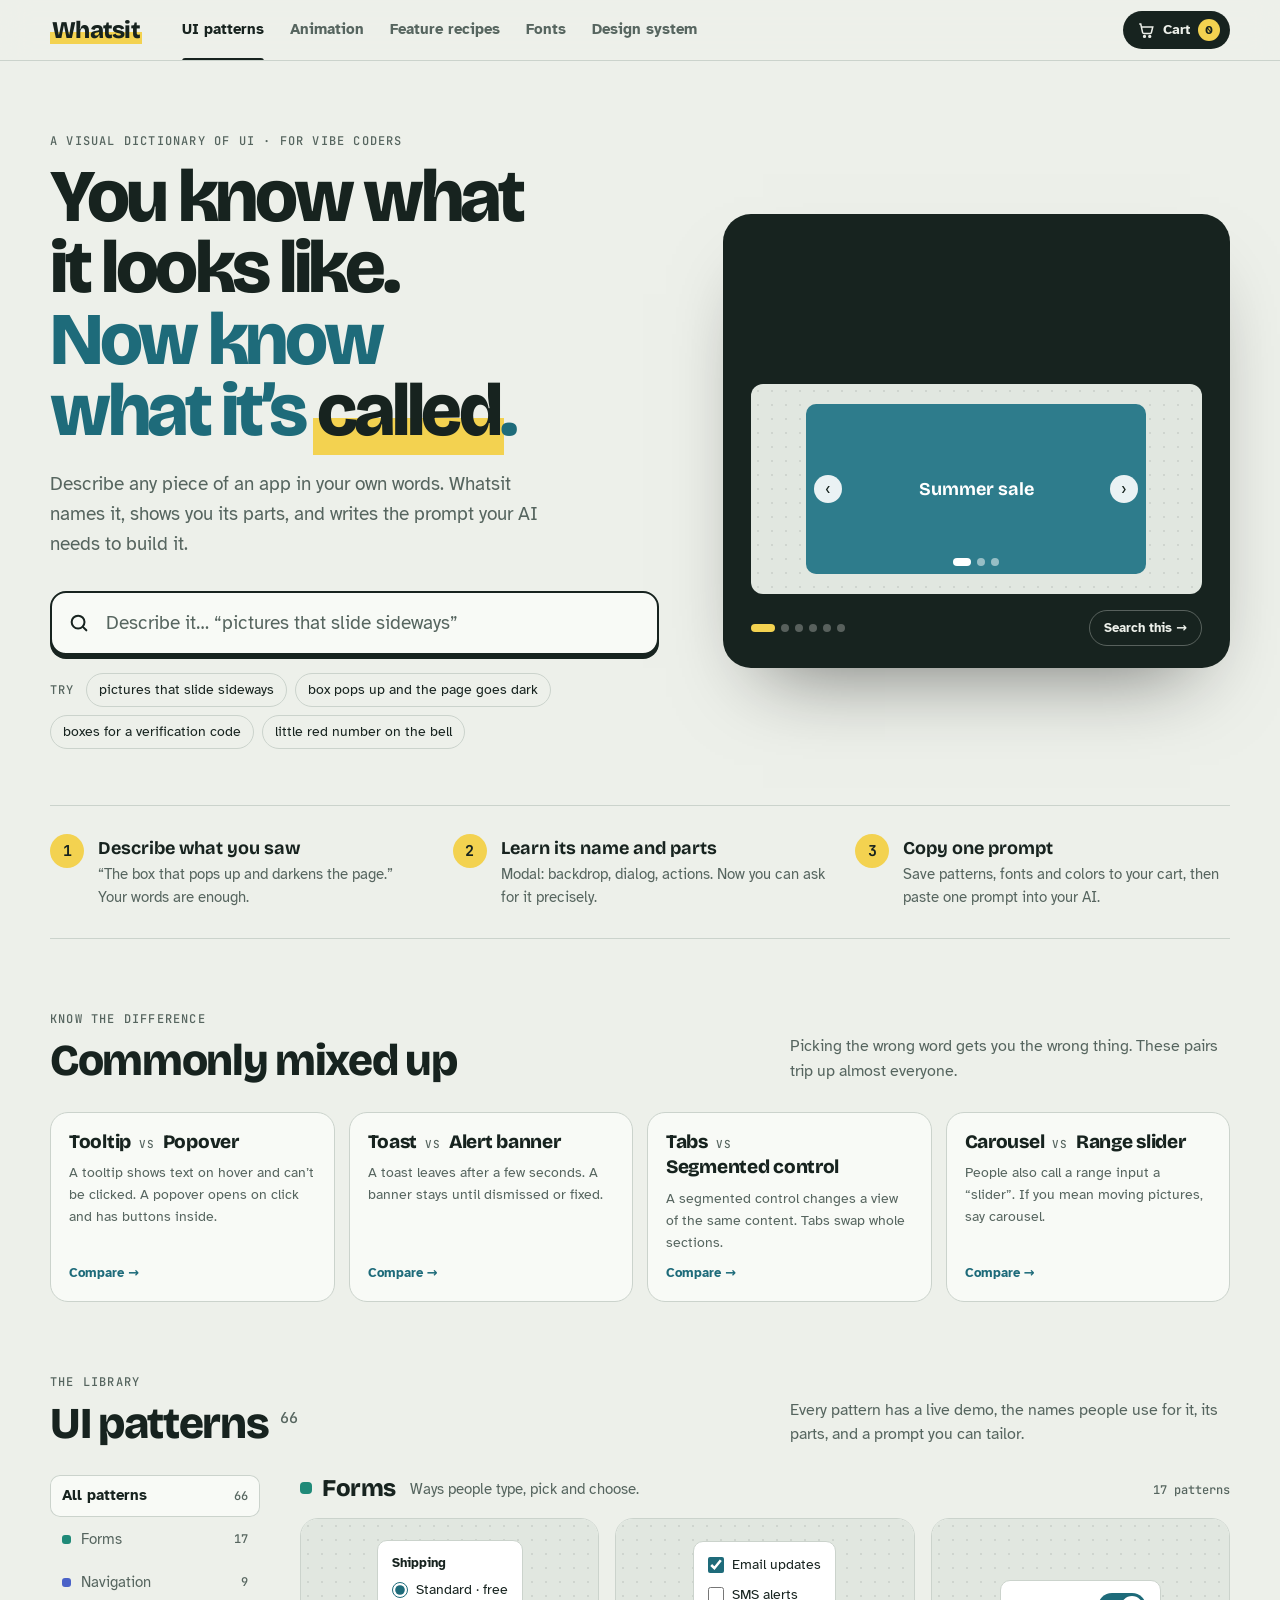
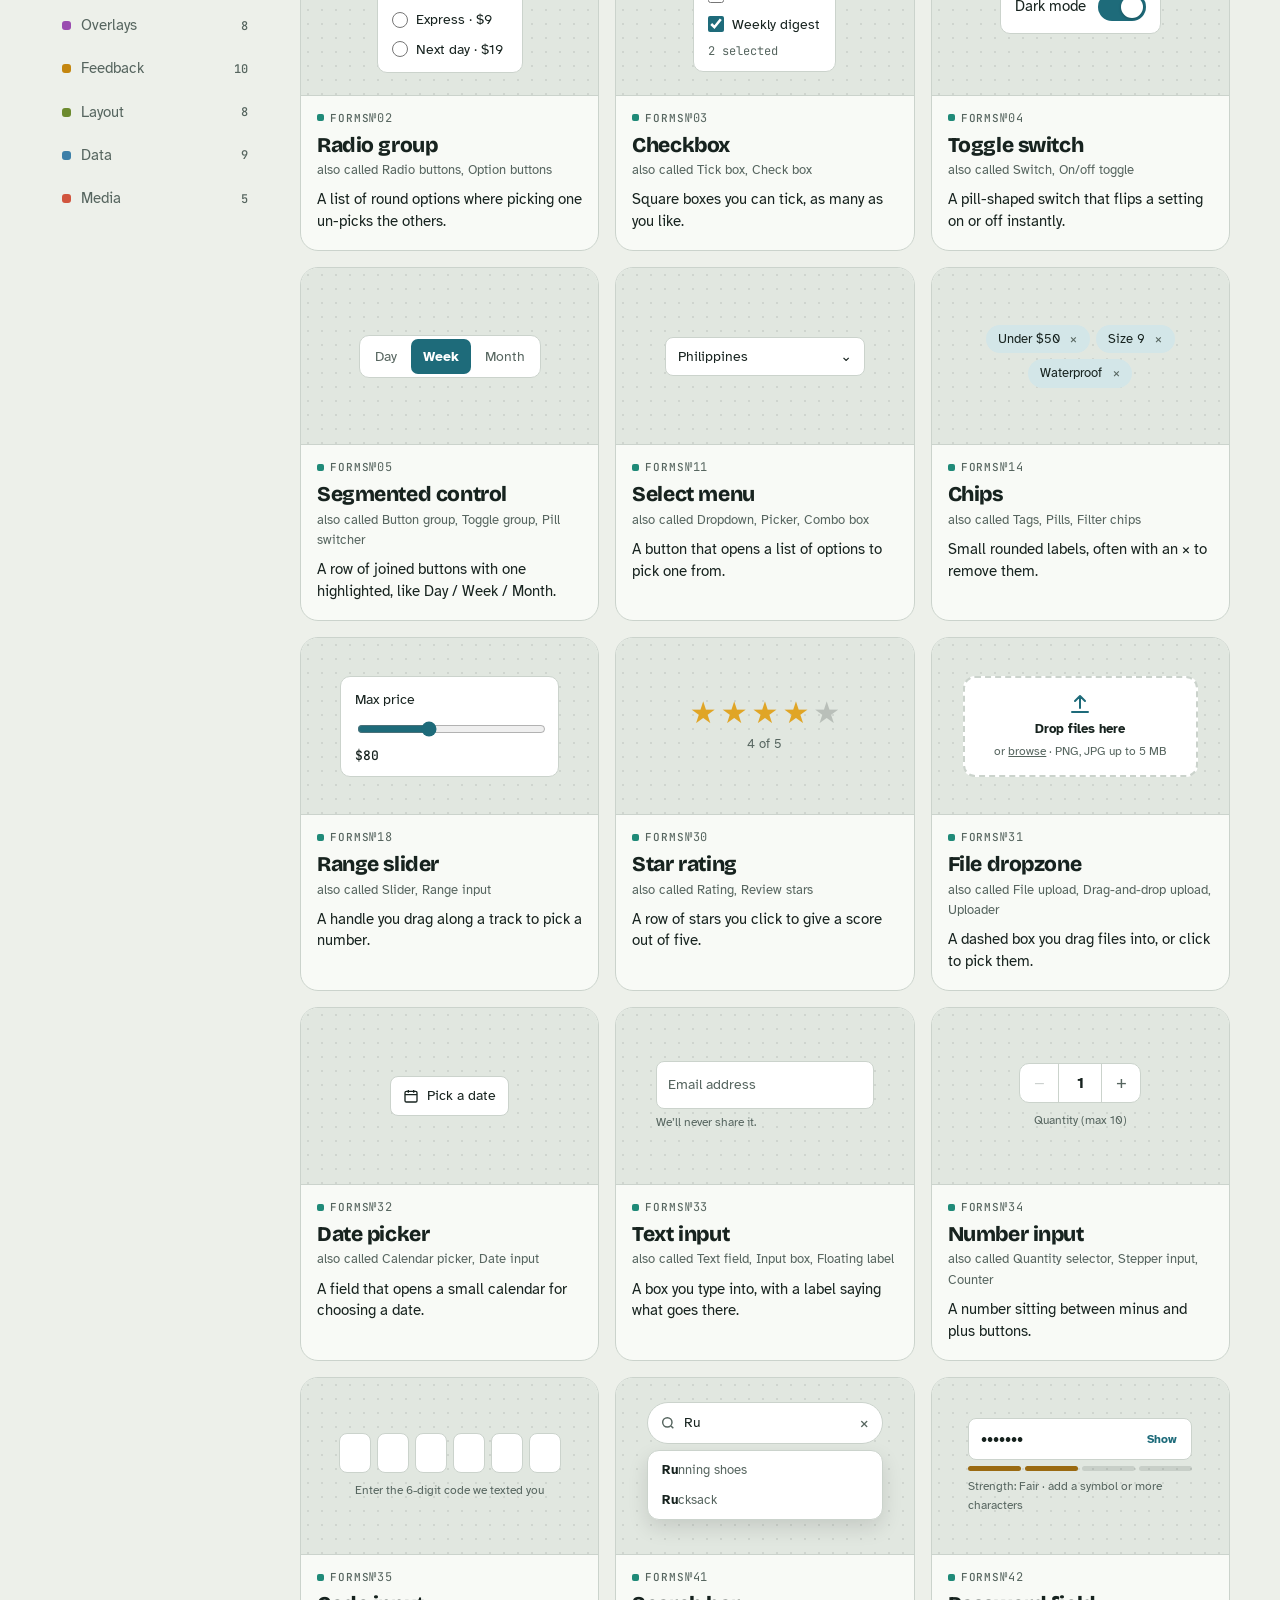
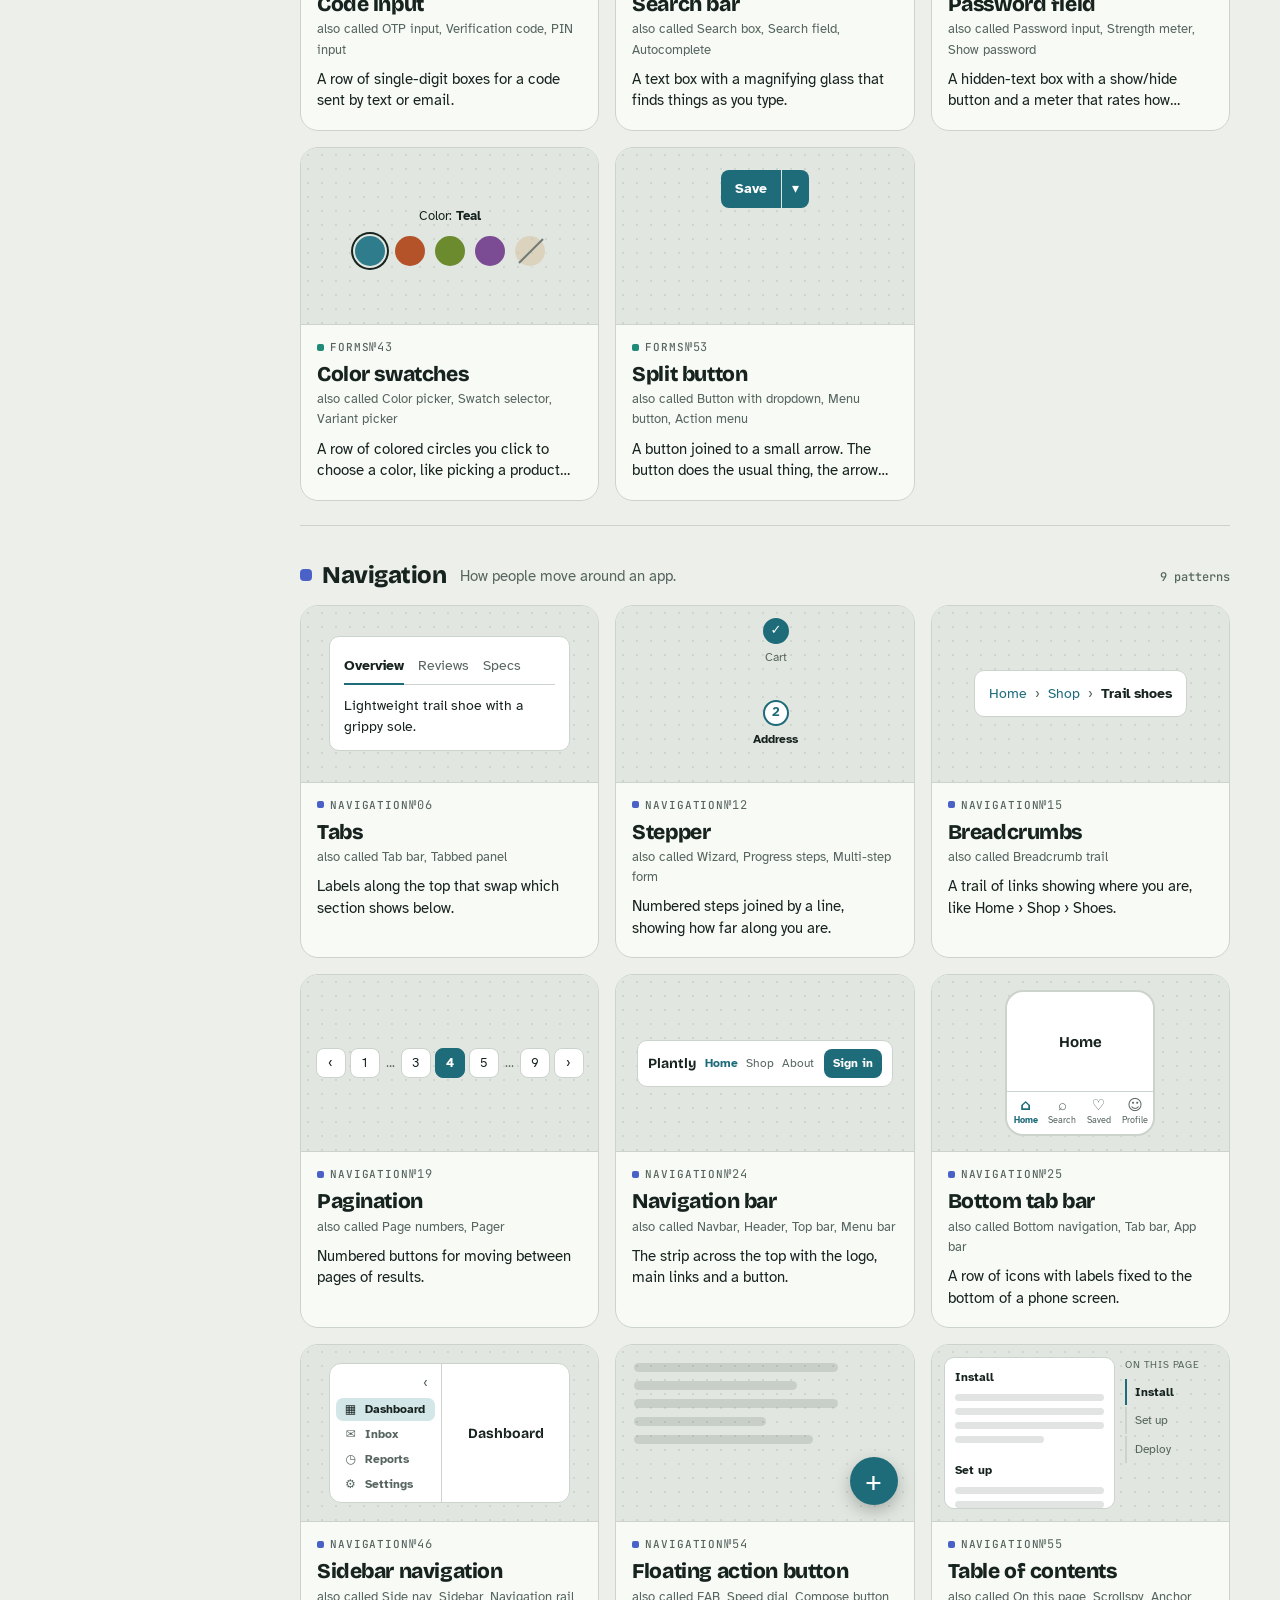
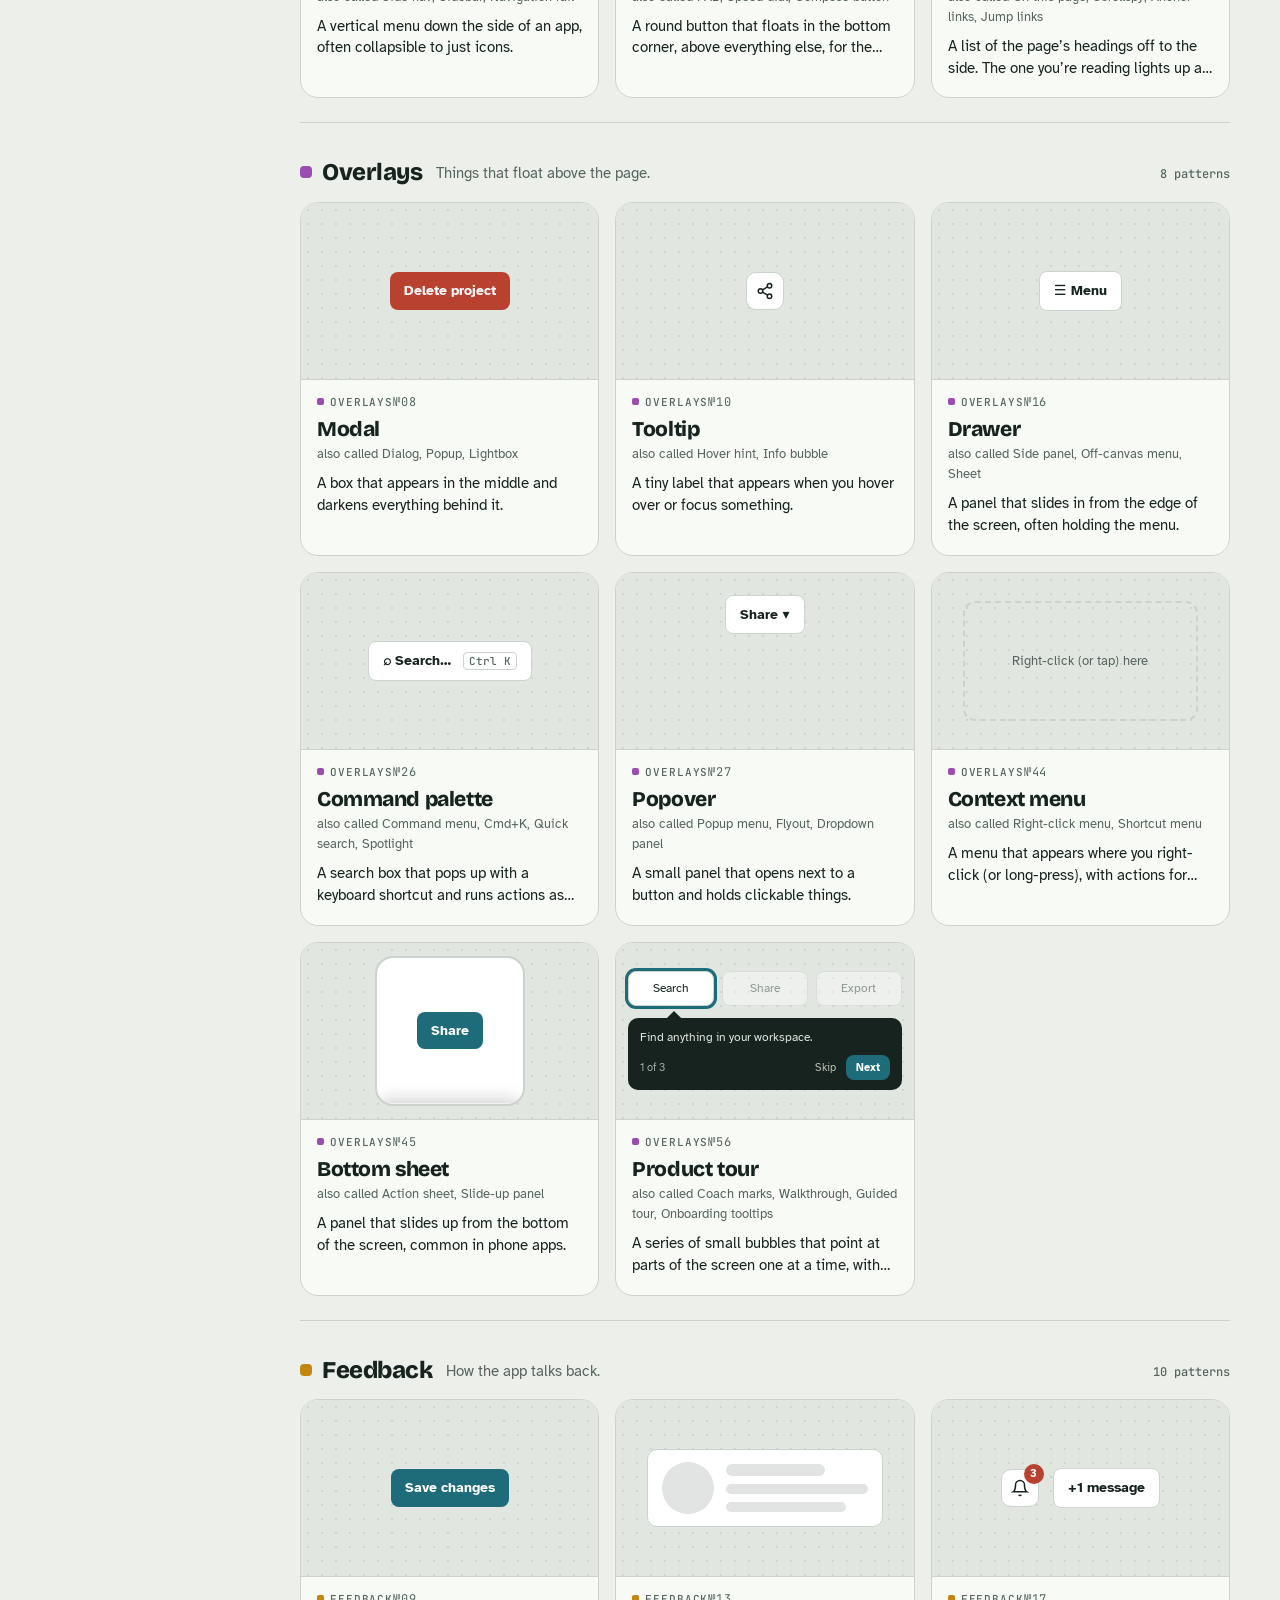
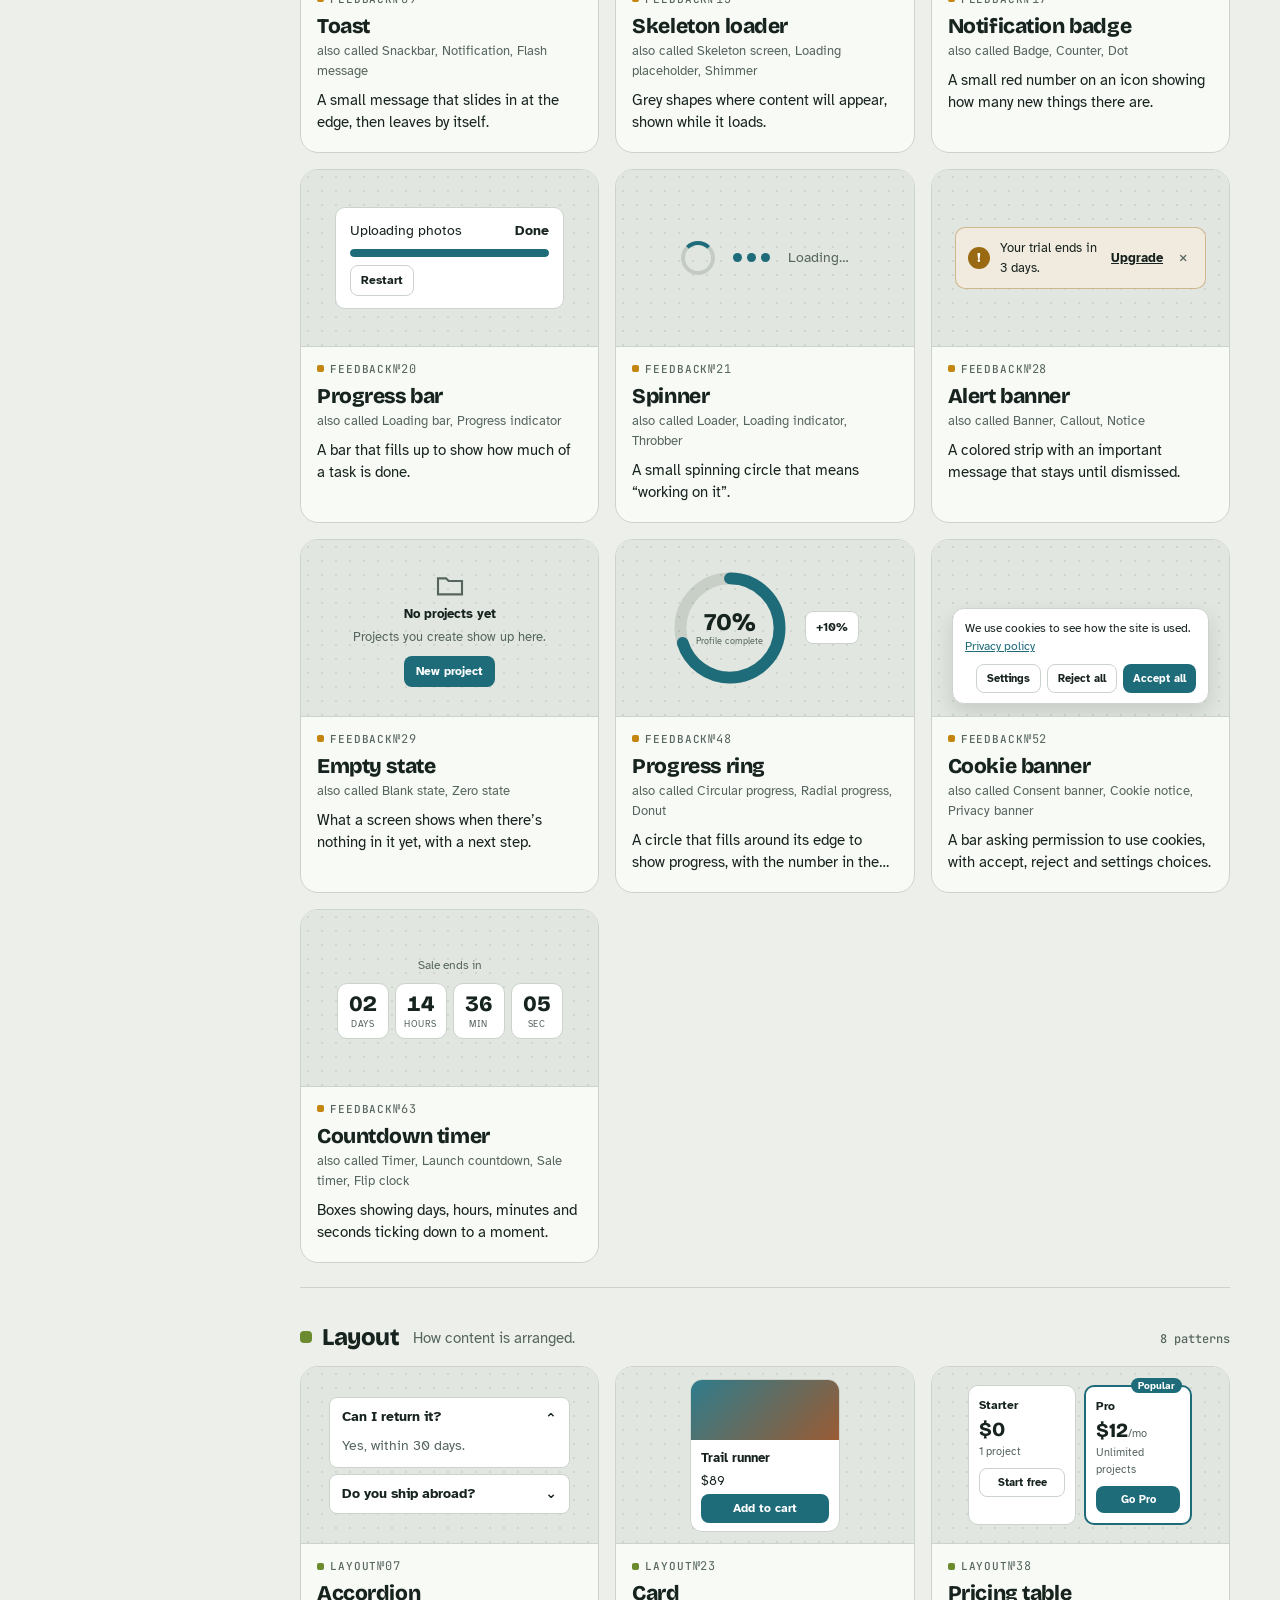
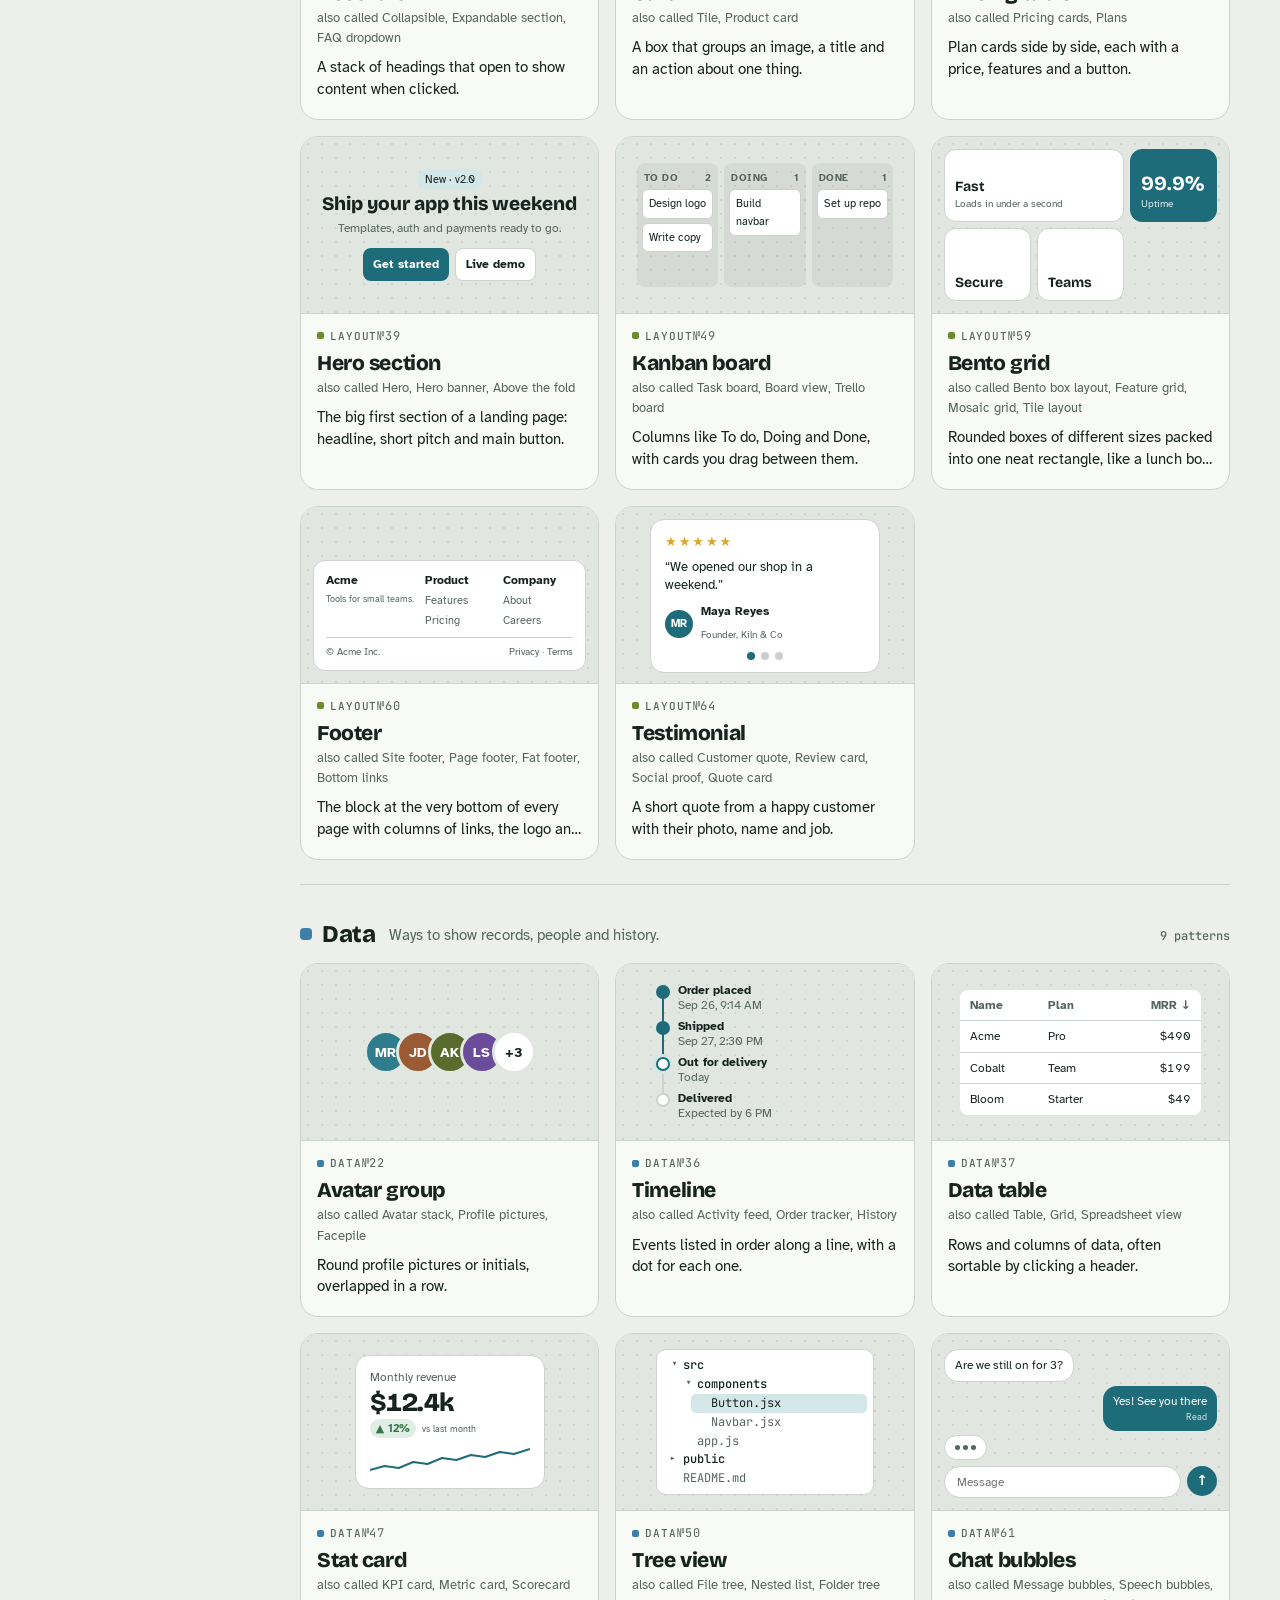
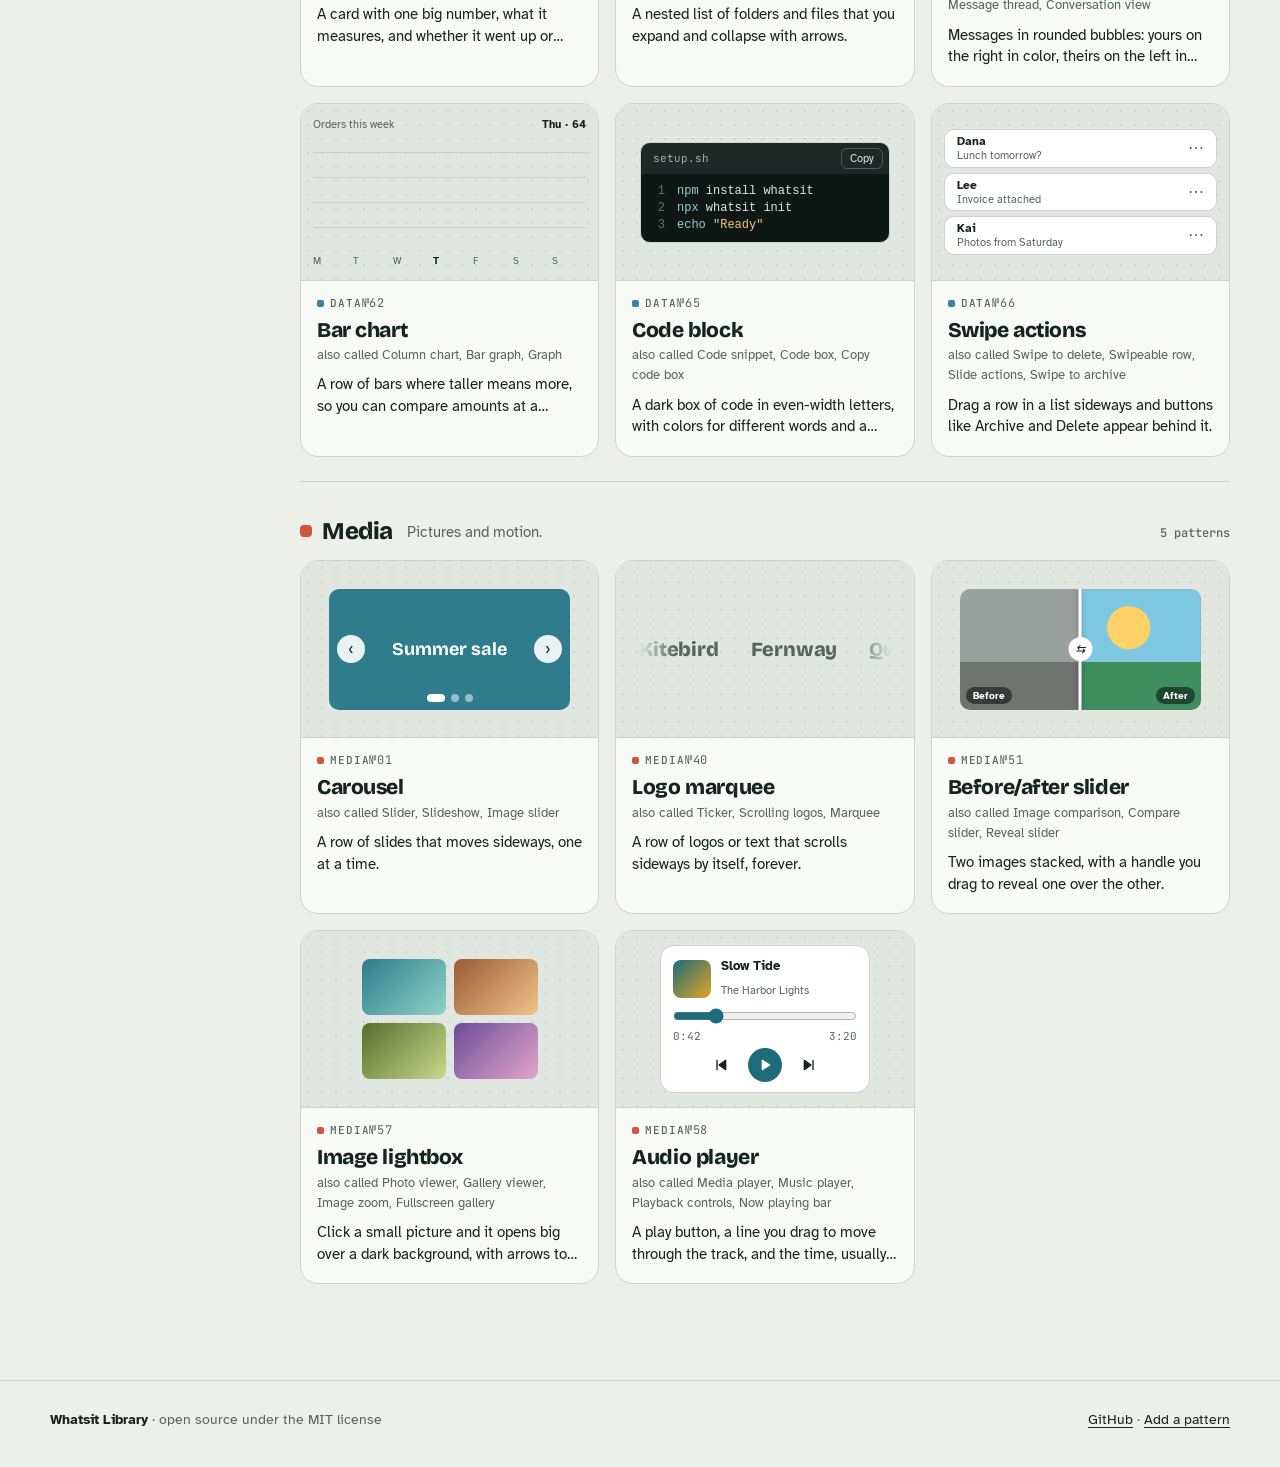
<file: index.html>
<!doctype html>
<html lang="en">
<head>
<meta charset="utf-8">
<meta name="viewport" content="width=device-width, initial-scale=1, viewport-fit=cover">
<title>Whatsit Library</title>
<meta name="description" content="A visual dictionary of UI patterns for vibe coders: describe what you saw, learn what it's called, and copy a prompt that builds it.">
<link rel="preconnect" href="https://fonts.googleapis.com">
<link rel="stylesheet" href="https://fonts.googleapis.com/css2?family=Bricolage+Grotesque:opsz,wght@12..96,500;12..96,700;12..96,800&family=Atkinson+Hyperlegible:wght@400;700&family=JetBrains+Mono:wght@400;500;700&display=swap">
<link rel="stylesheet" href="https://fonts.googleapis.com/css2?family=Plus+Jakarta+Sans:wght@400;700&family=DM+Sans:wght@400;700&family=Manrope:wght@400;700&family=Outfit:wght@400;700&family=Nunito:wght@400;700&family=Playfair+Display:wght@400;700&family=Fraunces:wght@400;700&family=Lora:wght@400;700&family=DM+Serif+Display&family=Bebas+Neue&family=Syne:wght@400;700&family=Caveat:wght@400;700&display=swap">
<link rel="stylesheet" href="https://fonts.googleapis.com/css2?family=Cinzel+Decorative:wght@400;700&family=Italiana&family=Poiret+One&family=Josefin+Sans:wght@300;700&family=Bodoni+Moda:wght@400;700&family=Bagel+Fat+One&family=Shrikhand&family=Titan+One&family=Michroma&family=Syncopate:wght@400;700&family=Anton&family=Big+Shoulders+Display:wght@800&display=swap">
<link rel="stylesheet" href="https://fonts.googleapis.com/css2?family=Inter:wght@400;700&family=Figtree:wght@400;700&family=Space+Grotesk:wght@400;700&family=Sora:wght@400;700&family=Lexend:wght@400;700&family=Source+Serif+4:wght@400;700&family=Instrument+Serif&family=Libre+Baskerville:wght@400;700&family=Unbounded:wght@400;700&family=Space+Mono:wght@400;700&family=IBM+Plex+Mono:wght@400;700&family=Kalam:wght@400;700&display=swap">
<link rel="stylesheet" href="https://fonts.googleapis.com/css2?family=Abril+Fatface&family=Yeseva+One&family=Orbitron:wght@700&family=Audiowide&family=Press+Start+2P&family=Monoton&family=Pacifico&family=Fredoka:wght@600&family=Rye&family=Special+Elite&family=Permanent+Marker&family=UnifrakturCook:wght@700&display=swap">
<link rel="stylesheet" href="css/styles.css">
</head>
<body>
<header class="topbar">
  <div class="tb-in">
    <a class="brandmark" href="#" data-home><span>Whatsit</span></a>
    <nav class="views" role="tablist" aria-label="Sections">
      <button role="tab" data-v="patterns" aria-selected="true">UI patterns</button>
      <button role="tab" data-v="animation" aria-selected="false">Animation</button>
      <button role="tab" data-v="features" aria-selected="false">Feature recipes</button>
      <button role="tab" data-v="fonts" aria-selected="false">Fonts</button>
      <button role="tab" data-v="design" aria-selected="false">Design system</button>
    </nav>
    <button class="cartbtn" id="fab" aria-label="Open cart"><svg viewBox="0 0 24 24"><path d="M3 4h2l2.4 11.2a2 2 0 0 0 2 1.6h7.8a2 2 0 0 0 2-1.5L21 8H6.2"/><circle cx="10" cy="20.5" r="1.2"/><circle cx="17" cy="20.5" r="1.2"/></svg><span class="lbl">Cart</span><span class="n" id="fabN">0</span></button>
  </div>
</header>

<div class="wrap">
  <div id="home">
    <section class="hero">
      <div class="hero-copy">
        <p class="kicker">A visual dictionary of UI · for vibe coders</p>
        <h1 class="hero-h">You know what it looks like. <em>Now know what it’s <span class="hl">called</span>.</em></h1>
        <p class="lede">Describe any piece of an app in your own words. Whatsit names it, shows you its parts, and writes the prompt your AI needs to build it.</p>
        <div class="search">
          <svg viewBox="0 0 24 24" fill="none" stroke-width="2.2" stroke-linecap="round"><circle cx="11" cy="11" r="7"/><path d="m20 20-3.5-3.5"/></svg>
          <input id="q" type="search" autocomplete="off" placeholder="Describe it… “pictures that slide sideways”" aria-label="Describe the thing you saw">
        </div>
        <div class="tries" id="tries"><small>Try</small></div>
        <div class="answer" id="answer" aria-live="polite"></div>
      </div>
      <figure class="hero-show" id="heroShow" aria-label="Examples of plain descriptions and their UI names">
        <div class="hs-swap" id="hsSwap">
          <div class="hs-quote">“<span id="hsSay"></span>”</div>
          <div class="hs-arrow">is called a</div>
          <div class="hs-name"><span id="hsName"></span></div>
        </div>
        <div class="demo hs-demo" id="hsDemo"></div>
        <div class="hs-foot"><div class="hs-dots" id="hsDots"></div><button class="hs-try" id="hsTry">Search this →</button></div>
      </figure>
    </section>

    <ol class="how">
      <li><b class="n">1</b><div><h3>Describe what you saw</h3><p>“The box that pops up and darkens the page.” Your words are enough.</p></div></li>
      <li><b class="n">2</b><div><h3>Learn its name and parts</h3><p>Modal: backdrop, dialog, actions. Now you can ask for it precisely.</p></div></li>
      <li><b class="n">3</b><div><h3>Copy one prompt</h3><p>Save patterns, fonts and colors to your cart, then paste one prompt into your AI.</p></div></li>
    </ol>

    <section>
      <div class="sec-head"><div><p class="kicker">Know the difference</p><h2>Commonly mixed up</h2></div><p>Picking the wrong word gets you the wrong thing. These pairs trip up almost everyone.</p></div>
      <div class="mix" id="mix"></div>
    </section>
  </div>

  <main>
    <section id="view-patterns">
      <div class="sec-head"><div><p class="kicker">The library</p><h2>UI patterns <span class="count" id="pcount"></span></h2></div><p>Every pattern has a live demo, the names people use for it, its parts, and a prompt you can tailor.</p></div>
      <div class="lib-body">
        <nav class="catnav" id="cats" aria-label="Categories"></nav>
        <div id="grid" class="grid"></div>
      </div>
    </section>

    <section id="view-animation" hidden>
      <div class="sec-head"><div><p class="kicker">Full templates</p><h2>Animation <span class="count" id="acount"></span></h2></div><p>Bigger than a pattern: each one comes with its layers, the exact timing and easing, step-by-step build instructions and a full prompt.</p></div>
      <div class="lib-body">
        <nav class="catnav" id="akinds" aria-label="Animation types"></nav>
        <div id="agrid" class="grid"></div>
      </div>
    </section>

    <section id="view-features" hidden>
      <div class="sec-head"><div><p class="kicker">Build bigger</p><h2>Feature recipes <span class="count" id="fcount"></span></h2></div><p>Features and whole apps are built from patterns. Once you know the words, you can ask for all of it at once and name every part.</p></div>
      <div class="pills fkinds" id="fkinds" role="group" aria-label="Recipe type"></div>
      <div class="feats" id="featList"></div>
    </section>

    <section id="view-fonts" hidden>
      <div class="sec-head"><div><p class="kicker">Type</p><h2>Fonts</h2></div><p>Pick one font for headings and one for body text. Your picks go into your design system and your cart.</p></div>
      <div class="fsub" id="fsub"></div>
      <div id="fonts-text">
        <dl class="gloss" id="gloss"></dl>
        <div class="tester">
          <input type="text" id="ftext" value="Build something people love" aria-label="Preview text">
          <label>Size <input type="range" id="fsize" min="18" max="64" value="32"></label>
          <div class="pills" id="fcats"></div>
        </div>
        <div class="fgrid" id="fontList"></div>
      </div>
      <div id="fonts-display" hidden>
        <p class="lic">Display fonts are for logos and big titles only. <b>Every font here is free for commercial use</b> (SIL Open Font License, from Google Fonts). Saw a paid font on social media? Search its name to buy a license. Whatsit can't host paid fonts.</p>
        <div class="tester">
          <input type="text" id="dtext" value="Aurora" maxlength="18" aria-label="Your app or brand name">
          <div class="pills" id="dmoods"></div>
        </div>
        <div class="dgrid" id="displayList"></div>
      </div>
    </section>

    <section id="view-design" hidden>
      <div class="sec-head"><div><p class="kicker">Look and feel</p><h2>Design system</h2></div><p>Pick a starting palette, then adjust any color. The preview updates as you go.</p></div>
      <div class="ds">
        <div class="ds-ctl" id="dsCtl"></div>
        <div class="ds-side">
          <div class="pv" id="pv">
            <div class="pv-nav"><span class="pv-logo">Plantly</span><nav class="pv-links"><a class="on">Home</a><a>Shop</a><a>Care guides</a></nav></div>
            <div class="pv-body">
              <div><h1>Keep every plant alive</h1><p class="m" style="margin-top:6px">Watering reminders and care tips for 400+ houseplants.</p></div>
              <div class="pv-btns"><button class="pv-btn">Start free trial</button><button class="pv-btn s">See how it works</button></div>
              <div class="pv-card">
                <div class="pv-row" style="justify-content:space-between"><h2>Monstera</h2><span class="pv-tag new">New</span></div>
                <div class="pv-row"><span class="pv-tag ok">Watered</span><span class="pv-tag warn">Needs light</span><span class="pv-tag bad">Overdue</span></div>
                <label class="pv-in">Plant nickname<input value="Big Monty"></label>
                <div class="pv-sw">Watering reminders<span class="t"></span></div>
              </div>
              <div class="pv-alert">Your fiddle leaf fig hasn't been watered in 12 days.</div>
            </div>
          </div>
          <div><h3 class="eyebrow" style="margin:0 0 8px">Readability check</h3><div class="checks" id="checks"></div></div>
        </div>
      </div>
      <div style="margin-top:28px;max-width:760px"><h3 class="eyebrow" style="margin:0 0 8px">Your design system prompt</h3><div id="dsOut"></div></div>
    </section>
  </main>
</div>

<footer class="foot">
  <div class="foot-in">
    <span><b>Whatsit Library</b> · open source under the MIT license</span>
    <span><a href="https://github.com/BLIZZARD2306/whatsit-library">GitHub</a> · <a href="https://github.com/BLIZZARD2306/whatsit-library/blob/main/CONTRIBUTING.md">Add a pattern</a></span>
  </div>
</footer>

<div class="gtoast" id="gtoast" role="status" aria-live="polite"></div>

<aside class="sheet-wrap" id="panel" hidden><div class="scrim" data-close></div><div class="sheet" role="dialog" aria-modal="true" aria-labelledby="p-title" id="sheet"></div></aside>
<aside class="sheet-wrap" id="cartWrap" hidden><div class="scrim" data-close></div><div class="sheet" role="dialog" aria-modal="true" aria-labelledby="c-title" id="cartSheet"></div></aside>

<script src="data/registry.js"></script>
<script src="data/patterns/index.js"></script>
<script src="data/animations/index.js"></script>
<script src="data/recipes.js"></script>
<script src="data/fonts.js"></script>
<script src="data/palettes.js"></script>
<script src="js/boot.js"></script>
</body>
</html>
</file>
<file: css/styles.css>
/* Base reset */
:root { color-scheme: light; }
body { margin: 0; }
img { max-width: 100%; }
[hidden] { display: none !important; }

:root{
  --bg:#EDF0EA; --surface:#F8FAF6; --ink:#17231F; --muted:#56655F; --line:#CBD3CC;
  --accent:#1E6B7A; --accent-ink:#FFFFFF; --accent-soft:#D3E6E8; --mark:#F3D250;
  --demo:#E1E7E0; --demo-2:#FFFFFF; --danger:#B8412F; --ok:#2F7A4A; --warn:#9A6A12; --scrim:rgba(14,22,20,.45);
  --display:"Bricolage Grotesque", "Segoe UI", system-ui, sans-serif;
  --body:"Atkinson Hyperlegible", "Segoe UI", system-ui, sans-serif;
  --mono:"JetBrains Mono", ui-monospace, Consolas, monospace;
}
@media (prefers-color-scheme: dark){
  :root:not([data-theme="light"]){
    color-scheme:dark;
    --bg:#101816; --surface:#17211E; --ink:#E3EBE6; --muted:#93A39C; --line:#2C3934;
    --accent:#62B6C4; --accent-ink:#0B1413; --accent-soft:#1D3538; --mark:#B89A2A;
    --demo:#1D2926; --demo-2:#26332F; --danger:#E0715F; --ok:#6CC08A; --warn:#E0B458; --scrim:rgba(0,0,0,.6);
  }
}
:root[data-theme="dark"]{
  color-scheme:dark;
  --bg:#101816; --surface:#17211E; --ink:#E3EBE6; --muted:#93A39C; --line:#2C3934;
  --accent:#62B6C4; --accent-ink:#0B1413; --accent-soft:#1D3538; --mark:#B89A2A;
  --demo:#1D2926; --demo-2:#26332F; --danger:#E0715F; --ok:#6CC08A; --warn:#E0B458; --scrim:rgba(0,0,0,.6);
}
*{box-sizing:border-box}
body{background:var(--bg);color:var(--ink);font:16px/1.55 var(--body)}
/* hide scrollbars but keep scrolling (page + side sheets) */
html,.sheet{scrollbar-width:none;-ms-overflow-style:none}
html::-webkit-scrollbar,.sheet::-webkit-scrollbar{display:none}
.wrap,.tb-in,.foot-in{width:min(1180px,100% - 32px);margin-inline:auto}
.wrap{padding-block:0 96px}
button,input,select,textarea{font:inherit;color:inherit}
:focus-visible{outline:2px solid var(--accent);outline-offset:2px}

/* ---------- top bar ---------- */
.topbar{position:sticky;top:0;z-index:15;background:color-mix(in srgb,var(--bg) 84%,transparent);-webkit-backdrop-filter:blur(14px);backdrop-filter:blur(14px);border-bottom:1px solid var(--line);padding-top:env(safe-area-inset-top,0px)}
.tb-in{display:flex;align-items:center;gap:28px;height:60px}
.brandmark{flex:none;font:800 24px/1 var(--display);letter-spacing:-.03em;color:var(--ink);text-decoration:none}
.brandmark span{background:linear-gradient(transparent 56%,var(--mark) 56%);padding-inline:2px}
.views{display:flex;gap:2px;flex:1;min-width:0;overflow-x:auto;scrollbar-width:none;align-self:stretch;align-items:stretch}
.views::-webkit-scrollbar{display:none}
.views button{position:relative;border:0;background:none;padding:0 12px;cursor:pointer;font-weight:700;font-size:15px;color:var(--muted);white-space:nowrap}
.views button:hover{color:var(--ink)}
.views button[aria-selected="true"]{color:var(--ink)}
.views button[aria-selected="true"]::after{content:"";position:absolute;left:12px;right:12px;bottom:-1px;height:3px;border-radius:3px 3px 0 0;background:var(--ink)}
.cartbtn{flex:none;display:flex;align-items:center;gap:8px;border:0;background:var(--ink);color:var(--bg);border-radius:999px;padding:8px 10px 8px 14px;font-weight:700;font-size:14px;cursor:pointer}
.cartbtn svg{width:18px;height:18px;stroke:currentColor;fill:none;stroke-width:2}
.cartbtn .n{background:var(--mark);color:#17231F;border-radius:999px;min-width:22px;height:22px;display:grid;place-items:center;font-size:12px;padding:0 6px}
.cartbtn.bump{animation:bump .45s ease}
@keyframes bump{35%{transform:scale(1.12)}}
@media (max-width:720px){
  .tb-in{flex-wrap:wrap;height:auto;gap:0 16px;padding-top:10px}
  .brandmark{order:1}.cartbtn{order:2;margin-left:auto}
  .views{order:3;flex-basis:100%;height:44px;margin-inline:-12px}
  .cartbtn .lbl{display:none}
}

/* ---------- shared type ---------- */
.kicker{font:500 12px var(--mono);text-transform:uppercase;letter-spacing:.1em;color:var(--muted);margin:0 0 12px}
.sec-head{display:flex;flex-wrap:wrap;justify-content:space-between;align-items:flex-end;gap:14px 48px;margin:0 0 28px;padding-top:72px}
.sec-head h2{margin:0;font:800 clamp(30px,3.6vw,44px)/1.02 var(--display);letter-spacing:-.03em;text-wrap:balance}
.sec-head .count{font:500 15px var(--mono);letter-spacing:0;color:var(--muted);vertical-align:super;margin-left:4px}
.sec-head>p{margin:0;max-width:44ch;color:var(--muted)}

/* ---------- hero ---------- */
.hero{display:grid;grid-template-columns:minmax(0,1.2fr) minmax(0,1fr);gap:64px;align-items:center;padding-block:72px 56px}
.hero-h{margin:0;font:800 clamp(42px,5.8vw,82px)/.96 var(--display);letter-spacing:-.045em;text-wrap:balance}
.hero-h em{font-style:normal;color:var(--accent)}
.hero-h .hl{color:var(--ink);background:linear-gradient(transparent 58%,var(--mark) 58%);padding-inline:4px;margin-inline:-4px}
.hero .lede{font-size:clamp(17px,1.5vw,20px);color:var(--muted);max-width:42ch;margin:24px 0 32px}
.search{position:relative;max-width:640px}
.search input{width:100%;font:500 19px var(--body);padding:18px 20px 18px 54px;border-radius:16px;border:2px solid var(--ink);background:var(--surface);color:var(--ink);box-shadow:0 4px 0 var(--ink);transition:box-shadow .15s,translate .15s}
.search input:focus{outline:none;translate:0 2px;box-shadow:0 2px 0 var(--ink),0 0 0 6px color-mix(in srgb,var(--mark) 45%,transparent)}
.search input::placeholder{color:var(--muted)}
.search svg{position:absolute;left:18px;top:50%;translate:0 -50%;width:22px;height:22px;stroke:var(--ink);pointer-events:none}
.tries{display:flex;flex-wrap:wrap;gap:8px;margin-top:18px;align-items:center}
.tries small{font:500 12px var(--mono);text-transform:uppercase;letter-spacing:.08em;color:var(--muted);margin-right:4px}
.try{border:1px solid var(--line);background:transparent;border-radius:999px;padding:5px 12px;font-size:14px;cursor:pointer;color:var(--ink)}
.try:hover{border-color:var(--ink);background:var(--surface)}
.answer:not(:empty){margin-top:20px;max-width:640px;display:flex;align-items:center;flex-wrap:wrap;gap:6px 16px;padding:14px 16px 14px 18px;border-radius:14px;background:var(--surface);border:1px solid var(--line);border-left:4px solid var(--mark)}
.answer .lead{color:var(--muted);font-size:15px;flex-basis:100%}
.answer b{font:800 26px/1.1 var(--display);letter-spacing:-.02em}
.answer .go{margin-left:auto;border:0;background:var(--ink);color:var(--bg);border-radius:999px;padding:8px 14px;font-weight:700;font-size:14px;cursor:pointer}
.answer .none{color:var(--muted)}

.hero-show{margin:0;background:var(--ink);color:var(--bg);border-radius:28px;padding:28px 28px 22px;display:flex;flex-direction:column;gap:16px;box-shadow:0 40px 80px -40px rgba(0,0,0,.55)}
.hs-swap{transition:opacity .28s ease,translate .28s ease}
.hs-swap.out{opacity:0;translate:0 8px}
.hs-quote{font:500 19px/1.35 var(--body);color:color-mix(in srgb,var(--bg) 80%,transparent);min-height:2.7em}
.hs-arrow{font:500 12px var(--mono);text-transform:uppercase;letter-spacing:.12em;color:color-mix(in srgb,var(--bg) 55%,transparent);margin:6px 0 4px}
.hs-name{font:800 clamp(36px,3.8vw,52px)/1 var(--display);letter-spacing:-.035em}
.hs-name span{background:linear-gradient(transparent 60%,color-mix(in srgb,var(--mark) 75%,transparent) 60%);padding-inline:3px;margin-inline:-3px}
.hs-demo{height:210px;border-radius:16px}
.hs-foot{display:flex;justify-content:space-between;align-items:center;gap:12px}
.hs-dots{display:flex;gap:6px}
.hs-dots button{width:8px;height:8px;border-radius:99px;border:0;padding:0;background:color-mix(in srgb,var(--bg) 30%,transparent);cursor:pointer;transition:width .25s,background .25s}
.hs-dots button.on{width:24px;background:var(--mark)}
.hs-try{border:1px solid color-mix(in srgb,var(--bg) 30%,transparent);background:transparent;color:var(--bg);border-radius:999px;padding:7px 14px;font-size:13px;font-weight:700;cursor:pointer}
.hs-try:hover{background:color-mix(in srgb,var(--bg) 12%,transparent)}
@media (max-width:920px){.hero{grid-template-columns:1fr;gap:40px;padding-top:44px}}

/* ---------- how it works ---------- */
.how{list-style:none;margin:0;padding:28px 0;display:grid;grid-template-columns:repeat(3,1fr);gap:28px;border-block:1px solid var(--line)}
.how li{display:flex;gap:14px;align-items:flex-start}
.how .n{flex:none;width:34px;height:34px;border-radius:50%;background:var(--mark);color:#17231F;display:grid;place-items:center;font:700 15px var(--mono)}
.how h3{margin:3px 0 4px;font:700 18px/1.25 var(--display)}
.how p{margin:0;color:var(--muted);font-size:15px}
@media (max-width:760px){.how{grid-template-columns:1fr;gap:20px}}

/* ---------- commonly mixed up ---------- */
.mix{display:grid;grid-template-columns:repeat(4,1fr);gap:14px}
.mixc{text-align:left;border:1px solid var(--line);background:var(--surface);border-radius:18px;padding:18px;cursor:pointer;display:flex;flex-direction:column;gap:10px;transition:border-color .15s,translate .15s,box-shadow .15s}
.mixc:hover{border-color:var(--ink);translate:0 -3px;box-shadow:0 14px 30px -20px rgba(0,0,0,.4)}
.mixc .vs{font:800 19px/1.15 var(--display);letter-spacing:-.015em;display:flex;flex-wrap:wrap;align-items:baseline;gap:4px 8px}
.mixc .vs i{font:500 11px var(--mono);font-style:normal;color:var(--muted);text-transform:uppercase;letter-spacing:.08em}
.mixc p{margin:0;font-size:14px;color:var(--muted)}
.mixc .more{margin-top:auto;font-size:13px;font-weight:700;color:var(--accent)}
@media (max-width:980px){.mix{grid-template-columns:repeat(2,1fr)}}
@media (max-width:520px){.mix{grid-template-columns:1fr}}

/* ---------- library: categories ---------- */
.cat-Forms{--cat:#1F8A78}.cat-Navigation{--cat:#4A62C8}.cat-Overlays{--cat:#9A4CB0}.cat-Feedback{--cat:#C4860F}
.cat-Layout{--cat:#6C8A2E}.cat-Data{--cat:#3C7FA8}.cat-Media{--cat:#D1553E}
.cat-Backgrounds{--cat:#7B4DD6}.cat-Text{--cat:#D2456F}.cat-Scroll{--cat:#0E8F9A}.cat-3D{--cat:#D9822B}.cat-Pages{--cat:#5D6FA3}
.lib-body{display:grid;grid-template-columns:210px minmax(0,1fr);gap:40px;align-items:start}
.catnav{position:sticky;top:84px;display:flex;flex-direction:column;gap:2px}
.catnav button{display:flex;align-items:center;gap:10px;border:0;background:none;padding:9px 12px;border-radius:10px;cursor:pointer;font-size:15px;color:var(--muted);text-align:left}
.catnav button:hover{color:var(--ink);background:color-mix(in srgb,var(--surface) 70%,transparent)}
.catnav button[aria-pressed="true"]{color:var(--ink);font-weight:700;background:var(--surface);box-shadow:inset 0 0 0 1px var(--line)}
.catnav .dot{flex:none;width:9px;height:9px;border-radius:3px;background:var(--cat,var(--ink))}
.catnav .c{margin-left:auto;font:500 12px var(--mono);color:var(--muted)}
@media (max-width:860px){
  .lib-body{grid-template-columns:1fr;gap:18px}
  .catnav{position:static;flex-direction:row;overflow-x:auto;scrollbar-width:none;margin-inline:-16px;padding-inline:16px}
  .catnav::-webkit-scrollbar{display:none}
  .catnav button{flex:none;white-space:nowrap}
}
.ghead{grid-column:1/-1;display:flex;align-items:baseline;flex-wrap:wrap;gap:4px 14px;padding-top:36px;margin-top:8px;border-top:1px solid var(--line)}
.ghead:first-child{padding-top:0;margin-top:0;border-top:0}
.ghead h3{margin:0;display:flex;align-items:center;gap:10px;font:800 24px/1.1 var(--display);letter-spacing:-.02em}
.ghead h3::before{content:"";width:12px;height:12px;border-radius:4px;background:var(--cat)}
.ghead p{margin:0;color:var(--muted);font-size:15px}
.ghead .c{margin-left:auto;font:500 12px var(--mono);color:var(--muted)}
.pills{display:flex;flex-wrap:wrap;gap:6px}
.pills button{border:1px solid var(--line);background:transparent;border-radius:999px;padding:5px 12px;font-size:14px;cursor:pointer;color:var(--muted)}
.pills button[aria-pressed="true"]{background:var(--ink);color:var(--bg);border-color:var(--ink)}
.intro{max-width:62ch;color:var(--muted);margin:0 0 18px}

/* ---------- save buttons ---------- */
.save{border:1px solid var(--line);background:var(--surface);color:var(--ink);border-radius:999px;padding:5px 12px;font-size:13px;font-weight:700;cursor:pointer;white-space:nowrap}
.save:hover{border-color:var(--accent)}
.save[aria-pressed="true"]{background:var(--ink);color:var(--bg);border-color:var(--ink)}

/* ---------- cards ---------- */
.grid{display:grid;grid-template-columns:repeat(auto-fill,minmax(248px,1fr));gap:16px}
.card{position:relative;background:var(--surface);border:1px solid var(--line);border-radius:18px;overflow:hidden;display:flex;flex-direction:column;transition:translate .18s ease,box-shadow .18s ease,border-color .18s ease}
.card:hover{translate:0 -3px;border-color:color-mix(in srgb,var(--ink) 28%,var(--line));box-shadow:0 18px 36px -24px rgba(0,0,0,.45)}
.card .demo{height:176px;border-radius:0}
.bm{width:34px;height:34px;border-radius:50%;border:1px solid var(--line);background:var(--surface);color:var(--ink);display:grid;place-items:center;cursor:pointer;padding:0}
.bm svg{width:16px;height:16px;fill:none;stroke:currentColor;stroke-width:2;stroke-linejoin:round}
.bm[aria-pressed="true"]{background:var(--ink);color:var(--bg);border-color:var(--ink)}
.bm[aria-pressed="true"] svg{fill:currentColor}
.card>.bm{position:absolute;top:10px;right:10px;z-index:5;opacity:0;transition:opacity .15s}
.card:hover>.bm,.card:focus-within>.bm,.card>.bm[aria-pressed="true"]{opacity:1}
@media (hover:none){.card>.bm{opacity:1}}
.meta{display:flex;flex-direction:column;gap:3px;padding:14px 16px 18px;text-align:left;border:0;background:transparent;cursor:pointer;flex:1;border-top:1px solid var(--line)}
.meta .top{display:flex;justify-content:space-between;align-items:center;margin-bottom:4px;font:500 11px var(--mono);text-transform:uppercase;letter-spacing:.08em;color:var(--muted)}
.meta .k{display:flex;align-items:center;gap:6px}
.meta .k::before{content:"";width:7px;height:7px;border-radius:2px;background:var(--cat,var(--muted))}
.row{display:flex;justify-content:space-between;align-items:baseline;gap:8px}
.nm{font:800 21px/1.15 var(--display);letter-spacing:-.02em;display:flex;align-items:center;gap:6px}
.nm .arr{color:var(--accent);opacity:0;translate:-6px 0;transition:opacity .18s,translate .18s}
.card:hover .nm .arr,.meta:focus-visible .nm .arr{opacity:1;translate:0 0}
.no{font:400 12px var(--mono);color:var(--muted)}
.aka{font-size:13px;color:var(--muted)}
.say{margin:6px 0 0;font-size:15px;line-height:1.45;display:-webkit-box;-webkit-line-clamp:2;-webkit-box-orient:vertical;overflow:hidden}
.empty{grid-column:1/-1;padding:40px 0;color:var(--muted);font-size:18px}

/* ---------- footer ---------- */
.foot{border-top:1px solid var(--line);padding-block:28px calc(36px + env(safe-area-inset-bottom,0px))}
.foot-in{display:flex;flex-wrap:wrap;justify-content:space-between;gap:10px 28px;color:var(--muted);font-size:14px}
.foot b{color:var(--ink)}
.foot a{color:var(--ink);text-underline-offset:3px}

/* ---------- demo stage (shared by every pattern) ---------- */
.demo{position:relative;overflow:hidden;background:var(--demo);display:grid;place-items:center;border-radius:12px;padding:12px;
  background-image:radial-gradient(color-mix(in srgb,var(--ink) 9%,transparent) 1px,transparent 1px);background-size:14px 14px}
.dbtn{border:0;background:var(--accent);color:var(--accent-ink);padding:8px 14px;border-radius:8px;font-weight:700;font-size:14px;cursor:pointer}
.dbtn.ghost{background:var(--demo-2);color:var(--ink);border:1px solid var(--line)}
.dbox{background:var(--demo-2);border:1px solid var(--line);border-radius:10px;padding:12px 14px;font-size:14px}
.d-list{display:flex;flex-direction:column;gap:8px;font-size:14px}
.d-list label{display:flex;align-items:center;gap:8px;cursor:pointer}
.d-list input{accent-color:var(--accent);width:16px;height:16px;margin:0}
.d-list legend{font-weight:700;font-size:13px;margin-bottom:6px;padding:0}
.d-list fieldset{border:0;margin:0;padding:0;display:flex;flex-direction:column;gap:8px}
.d-list .ct{font:12px var(--mono);color:var(--muted)}
.seg{display:inline-flex;flex-wrap:wrap;background:var(--demo-2);border:1px solid var(--line);border-radius:10px;padding:3px;gap:2px}
.seg button{border:0;background:transparent;padding:7px 12px;border-radius:7px;font-size:14px;cursor:pointer;color:var(--muted)}
.seg button.on{background:var(--accent);color:var(--accent-ink);font-weight:700}
.ov{position:absolute;inset:0;background:var(--scrim);display:grid;place-items:center;opacity:0;pointer-events:none;transition:opacity .2s}
.ov.open{opacity:1;pointer-events:auto}
.iconbtn{width:38px;height:38px;border-radius:10px;border:1px solid var(--line);background:var(--demo-2);cursor:pointer;display:grid;place-items:center}
.iconbtn svg{width:18px;height:18px;stroke:var(--ink);fill:none;stroke-width:2}

/* ---------- features ---------- */
.feats{display:grid;grid-template-columns:repeat(auto-fill,minmax(320px,1fr));gap:18px}
.feat{background:var(--surface);border:1px solid var(--line);border-radius:16px;padding:18px;display:flex;flex-direction:column;gap:10px}
.feat h3{margin:0;font:700 22px var(--display)}
.feat p{margin:0;color:var(--muted);font-size:15px}
.fkinds{margin:-8px 0 20px}
.fkind{display:inline-block;font:500 11px var(--mono);text-transform:uppercase;letter-spacing:.05em;color:var(--accent);border:1px solid currentColor;border-radius:999px;padding:1px 8px;margin-right:4px;vertical-align:1px}
.eq{display:flex;flex-wrap:wrap;gap:6px;align-items:center;font:500 13px var(--mono);color:var(--muted)}
.eq button{border:1px solid var(--line);background:var(--bg);border-radius:6px;padding:3px 8px;cursor:pointer;font:500 13px var(--mono);color:var(--ink)}
.eq button:hover{border-color:var(--accent);color:var(--accent)}

/* ---------- prompt box ---------- */
.out{position:relative}
.out textarea{width:100%;min-height:200px;resize:vertical;font:13px/1.6 var(--mono);background:var(--bg);color:var(--ink);border:1px solid var(--line);border-radius:10px;padding:12px 14px}
.acts-row{display:flex;flex-wrap:wrap;gap:8px;align-items:center;margin-top:8px}
.note{font-size:13px;color:var(--muted);min-height:18px}
.out textarea.tall{min-height:340px}
.demo.framed{padding:0;display:block;background:#000}
.demo.framed iframe{position:absolute;left:0;top:0;width:1440px;border:0;transform-origin:0 0;display:block}
.sheet .demo.framed{height:auto;aspect-ratio:16/10}
.sheet .acts-row .aka{align-self:center}
/* ---------- animation templates ---------- */
.tpl{align-self:flex-start;margin-top:10px;font:500 11px var(--mono);text-transform:uppercase;letter-spacing:.08em;color:var(--cat);border:1px solid color-mix(in srgb,var(--cat) 40%,transparent);border-radius:999px;padding:3px 9px}
.steps{margin:0;padding-left:22px;display:flex;flex-direction:column;gap:8px;font-size:15px;line-height:1.5;max-width:62ch}
.steps li::marker{font:700 13px var(--mono);color:var(--accent)}
.parts.motion dd{font-family:var(--mono);font-size:13.5px;color:var(--ink)}
.opts{display:flex;flex-direction:column;gap:6px;font-size:15px}
.opts label{display:flex;gap:8px;align-items:flex-start;cursor:pointer}
.opts input{accent-color:var(--accent);margin-top:4px}

/* ---------- fonts ---------- */
.gloss{display:grid;grid-template-columns:repeat(auto-fill,minmax(210px,1fr));gap:10px 20px;margin:0 0 22px;padding:16px 18px;border:1px solid var(--line);border-radius:14px;background:var(--surface)}
.gloss div{display:flex;flex-direction:column;gap:2px}
.gloss dt{font:700 15px var(--display)}
.gloss dd{margin:0;font-size:14px;color:var(--muted)}
.tester{display:flex;flex-wrap:wrap;gap:12px 20px;align-items:center;margin-bottom:18px}
.tester input[type=text]{flex:1 1 260px;border:1px solid var(--line);background:var(--surface);border-radius:10px;padding:10px 14px}
.tester label{display:flex;align-items:center;gap:8px;font:500 13px var(--mono);color:var(--muted)}
.tester input[type=range]{accent-color:var(--accent);width:120px}
.fgrid{display:grid;grid-template-columns:repeat(auto-fill,minmax(300px,1fr));gap:18px}
.font{background:var(--surface);border:1px solid var(--line);border-radius:16px;padding:18px;display:flex;flex-direction:column;gap:10px}
.font .spec{font-size:var(--fsz,32px);line-height:1.15;overflow-wrap:anywhere;min-height:2.4em}
.font .row b{font:700 17px var(--display)}
.font .cat{font:500 12px var(--mono);color:var(--muted);text-transform:uppercase;letter-spacing:.06em}
.font dl{margin:0;display:grid;grid-template-columns:max-content 1fr;gap:4px 12px;font-size:14px}
.font dt{color:var(--muted)}
.font dd{margin:0}
.font .acts-row{margin-top:auto;padding-top:6px}
.fsub{margin:0 0 20px}

/* display fonts: reel-style specimen cards, deliberately always dark */
.lic{font-size:14px;color:var(--muted);margin:0 0 16px;max-width:70ch}
.lic b{color:var(--ink)}
.dgrid{display:grid;grid-template-columns:repeat(auto-fill,minmax(300px,1fr));gap:18px}
.dcard{background:var(--surface);border:1px solid var(--line);border-radius:16px;overflow:hidden;display:flex;flex-direction:column}
.reel{container-type:inline-size;position:relative;aspect-ratio:16/8;display:flex;flex-direction:column;align-items:center;justify-content:center;gap:6px;padding:14px;overflow:hidden;color:#F6EFE2;
  background:radial-gradient(circle at 12% 115%,rgba(214,170,90,.42),transparent 42%),radial-gradient(circle at 92% -15%,rgba(125,95,210,.5),transparent 48%),repeating-linear-gradient(115deg,rgba(255,255,255,.035) 0 2px,transparent 2px 22px),linear-gradient(160deg,#1C1842,#0D0B21)}
.reel .w{font-size:min(68px,calc(150cqw / (var(--len) * var(--wf))));line-height:1;text-align:center;overflow-wrap:anywhere;text-shadow:0 2px 18px rgba(0,0,0,.35)}
.reel .moods{display:flex;gap:16px;font:400 12px var(--body);color:rgba(246,239,226,.88);letter-spacing:.02em}
.dmeta{padding:14px 16px 16px;display:flex;flex-direction:column;gap:6px;flex:1}
.dmeta .row b{font:700 17px var(--display)}
.src{font:500 11px var(--mono);text-transform:uppercase;letter-spacing:.06em;color:var(--ok);border:1px solid color-mix(in srgb,var(--ok) 40%,transparent);border-radius:999px;padding:2px 8px;white-space:nowrap}
.dmeta p{margin:0;font-size:14px;color:var(--muted)}
.dmeta .acts-row{margin-top:auto;padding-top:8px}
.wm{border:1.5px dashed var(--line);border-radius:16px;padding:18px;display:flex;flex-direction:column;gap:10px;background:transparent}
.wm h3{margin:0;font:700 20px var(--display)}
.wm ol{margin:0;padding-left:20px;font-size:14px;display:flex;flex-direction:column;gap:6px}
.wm p{margin:0;font-size:14px;color:var(--muted)}

/* ---------- design system ---------- */
.ds{display:grid;grid-template-columns:minmax(0,1fr) minmax(0,1.1fr);gap:28px;align-items:start}
.ds-ctl{display:flex;flex-direction:column;gap:26px}
.ds-ctl h3{margin:0 0 10px;font:700 13px var(--mono);text-transform:uppercase;letter-spacing:.08em;color:var(--muted)}
.presets{display:grid;grid-template-columns:repeat(auto-fill,minmax(96px,1fr));gap:8px}
.preset{border:1px solid var(--line);background:var(--surface);border-radius:10px;padding:6px;cursor:pointer;display:flex;flex-direction:column;gap:6px;font-size:13px;font-weight:700;text-align:left}
.preset[aria-pressed="true"]{border-color:var(--ink);box-shadow:0 0 0 1px var(--ink)}
.preset .sw{display:flex;height:22px;border-radius:6px;overflow:hidden}
.preset .sw i{flex:1}
.colors{display:flex;flex-direction:column;gap:2px}
.crow{display:grid;grid-template-columns:40px 1fr auto;gap:12px;align-items:center;padding:8px 0;border-bottom:1px solid var(--line)}
.crow input[type=color]{width:40px;height:40px;border:1px solid var(--line);border-radius:10px;padding:2px;background:var(--surface);cursor:pointer}
.crow b{font-size:15px}
.crow small{display:block;color:var(--muted);font-size:13px;line-height:1.35}
.crow code{font:500 12px var(--mono);color:var(--muted)}
.frow{display:grid;grid-template-columns:auto 1fr;gap:10px 14px;align-items:center;font-size:15px}
.frow select{border:1px solid var(--line);background:var(--surface);border-radius:8px;padding:8px 10px;width:100%}
.frow .lbl{font-weight:700}
.ds-side{position:sticky;top:16px;display:flex;flex-direction:column;gap:16px}
.checks{display:grid;grid-template-columns:1fr 1fr;gap:8px}
.chk{border:1px solid var(--line);border-radius:10px;padding:8px 10px;font-size:13px;background:var(--surface);display:flex;justify-content:space-between;gap:8px;align-items:center}
.chk b{font:700 13px var(--mono)}
.chk .pass{color:var(--ok)}.chk .low{color:var(--danger)}.chk .mid{color:var(--warn)}

/* live preview, driven entirely by --p* variables */
.pv{background:var(--pbg);color:var(--pt);font-family:var(--pfb);font-size:var(--pfs);line-height:1.5;border-radius:16px;overflow:hidden;border:1px solid var(--line)}
.pv h1,.pv h2,.pv .pv-logo{font-family:var(--pfh);margin:0;line-height:1.15;color:var(--pt)}
.pv h1{font-size:var(--ph1)}.pv h2{font-size:var(--ph2)}
.pv p{margin:0}
.pv .m{color:var(--pm)}
.pv-nav{display:flex;justify-content:space-between;align-items:center;gap:10px;padding:calc(12px*var(--pd)) calc(18px*var(--pd));background:var(--ps);border-bottom:1px solid color-mix(in srgb,var(--pt) 12%,transparent)}
.pv-logo{font-weight:700;font-size:calc(var(--pfs)*1.2)}
.pv-links{display:flex;gap:14px;font-size:.9em}
.pv-links a{color:var(--pm);text-decoration:none}
.pv-links a.on{color:var(--pp);font-weight:700}
.pv-body{padding:calc(20px*var(--pd)) calc(18px*var(--pd));display:flex;flex-direction:column;gap:calc(16px*var(--pd))}
.pv-card{background:var(--ps);border-radius:var(--pcr);box-shadow:var(--psh);padding:calc(16px*var(--pd));display:flex;flex-direction:column;gap:calc(10px*var(--pd));border:1px solid color-mix(in srgb,var(--pt) 8%,transparent)}
.pv-btns{display:flex;flex-wrap:wrap;gap:8px}
.pv-btn{border:0;background:var(--pp);color:var(--ppt);border-radius:var(--pr);padding:calc(9px*var(--pd)) calc(16px*var(--pd));font-weight:700;font-family:var(--pfb);font-size:.95em;cursor:pointer}
.pv-btn.s{background:transparent;color:var(--pt);border:1px solid color-mix(in srgb,var(--pt) 25%,transparent)}
.pv-in{display:flex;flex-direction:column;gap:4px;font-size:.9em}
.pv-in input{background:var(--pbg);color:var(--pt);border:1px solid color-mix(in srgb,var(--pt) 22%,transparent);border-radius:min(var(--pr),12px);padding:calc(8px*var(--pd)) 12px;font-family:var(--pfb)}
.pv-row{display:flex;flex-wrap:wrap;gap:6px;align-items:center}
.pv-tag{border-radius:999px;padding:2px 10px;font-size:.8em;font-weight:700}
.pv-tag.ok{background:color-mix(in srgb,var(--pok) 16%,var(--ps));color:var(--pok)}
.pv-tag.warn{background:color-mix(in srgb,var(--pwarn) 16%,var(--ps));color:var(--pwarn)}
.pv-tag.bad{background:color-mix(in srgb,var(--pbad) 16%,var(--ps));color:var(--pbad)}
.pv-tag.new{background:var(--pa);color:var(--pat)}
.pv-alert{border-left:4px solid var(--pbad);background:color-mix(in srgb,var(--pbad) 10%,var(--ps));padding:10px 12px;border-radius:min(var(--pr),10px);font-size:.9em}
.pv-sw{display:flex;justify-content:space-between;align-items:center;font-size:.95em}
.pv-sw span.t{width:40px;height:24px;border-radius:999px;background:var(--pp);position:relative;flex:none}
.pv-sw span.t::after{content:"";position:absolute;top:3px;right:3px;width:18px;height:18px;border-radius:50%;background:var(--ppt)}

/* ---------- side sheets (detail + cart) ---------- */
.sheet-wrap{position:fixed;inset:0;z-index:20}
.scrim{position:absolute;inset:0;background:var(--scrim)}
.sheet{position:absolute;top:0;right:0;bottom:0;width:min(640px,100%);background:var(--surface);overflow-y:auto;padding:24px clamp(16px,4vw,32px) 48px;padding-top:calc(24px + env(safe-area-inset-top,0px));padding-bottom:calc(48px + env(safe-area-inset-bottom,0px));box-shadow:-10px 0 40px rgba(0,0,0,.2);display:flex;flex-direction:column;gap:22px}
.sheet>*{flex-shrink:0}
.s-top{display:flex;justify-content:space-between;align-items:flex-start;gap:12px}
.eyebrow{font:500 12px var(--mono);text-transform:uppercase;letter-spacing:.08em;color:var(--muted)}
.sheet h2{margin:4px 0 2px;font:800 clamp(32px,5vw,44px)/1 var(--display);letter-spacing:-.02em}
.sheet h2 span{background:linear-gradient(transparent 60%,var(--mark) 60%)}
.x{border:1px solid var(--line);background:var(--bg);width:40px;height:40px;border-radius:10px;cursor:pointer;font-size:20px;flex:none}
.sheet .demo{height:230px}
.sheet h3{margin:0 0 8px;font:700 13px var(--mono);text-transform:uppercase;letter-spacing:.08em;color:var(--muted)}
.sheet section p{margin:0;max-width:62ch}
.two{display:grid;grid-template-columns:1fr 1fr;gap:16px}
.parts{margin:0;display:grid;grid-template-columns:max-content 1fr;gap:6px 16px;font-size:15px}
.parts dt{font-weight:700}
.parts dd{margin:0;color:var(--muted)}
.conf{display:flex;flex-direction:column;gap:8px}
.conf button{text-align:left;border:1px solid var(--line);background:var(--bg);border-radius:10px;padding:10px 12px;cursor:pointer;font-size:15px}
.conf button b{font-family:var(--display)}
.conf button:hover{border-color:var(--accent)}

.citems{display:flex;flex-direction:column;gap:18px}
.cgroup h3{margin-bottom:6px}
.citem{display:flex;justify-content:space-between;align-items:center;gap:12px;padding:10px 12px;border:1px solid var(--line);border-radius:10px;background:var(--bg);margin-bottom:6px}
.citem b{font:700 16px var(--display)}
.citem small{display:block;color:var(--muted);font-size:13px}
.citem button{border:0;background:transparent;cursor:pointer;color:var(--muted);font-size:14px;padding:6px 8px;border-radius:6px}
.citem button:hover{color:var(--danger);background:color-mix(in srgb,var(--danger) 10%,transparent)}
.cempty{color:var(--muted);font-size:16px;margin:0}

/* ---------- global toast ---------- */
.gtoast{position:fixed;left:50%;bottom:calc(24px + env(safe-area-inset-bottom,0px));translate:-50% 20px;opacity:0;z-index:30;background:var(--ink);color:var(--bg);padding:10px 16px;border-radius:10px;font-size:14px;transition:.25s;pointer-events:none;max-width:calc(100vw - 32px)}
.gtoast.show{translate:-50% 0;opacity:1}

@media (max-width:860px){.ds{grid-template-columns:1fr}.ds-side{position:static}}
@media (max-width:560px){.two,.checks{grid-template-columns:1fr}.search input{font-size:17px}}
@media (prefers-reduced-motion:reduce){*{transition:none!important;animation:none!important}}
</file>
